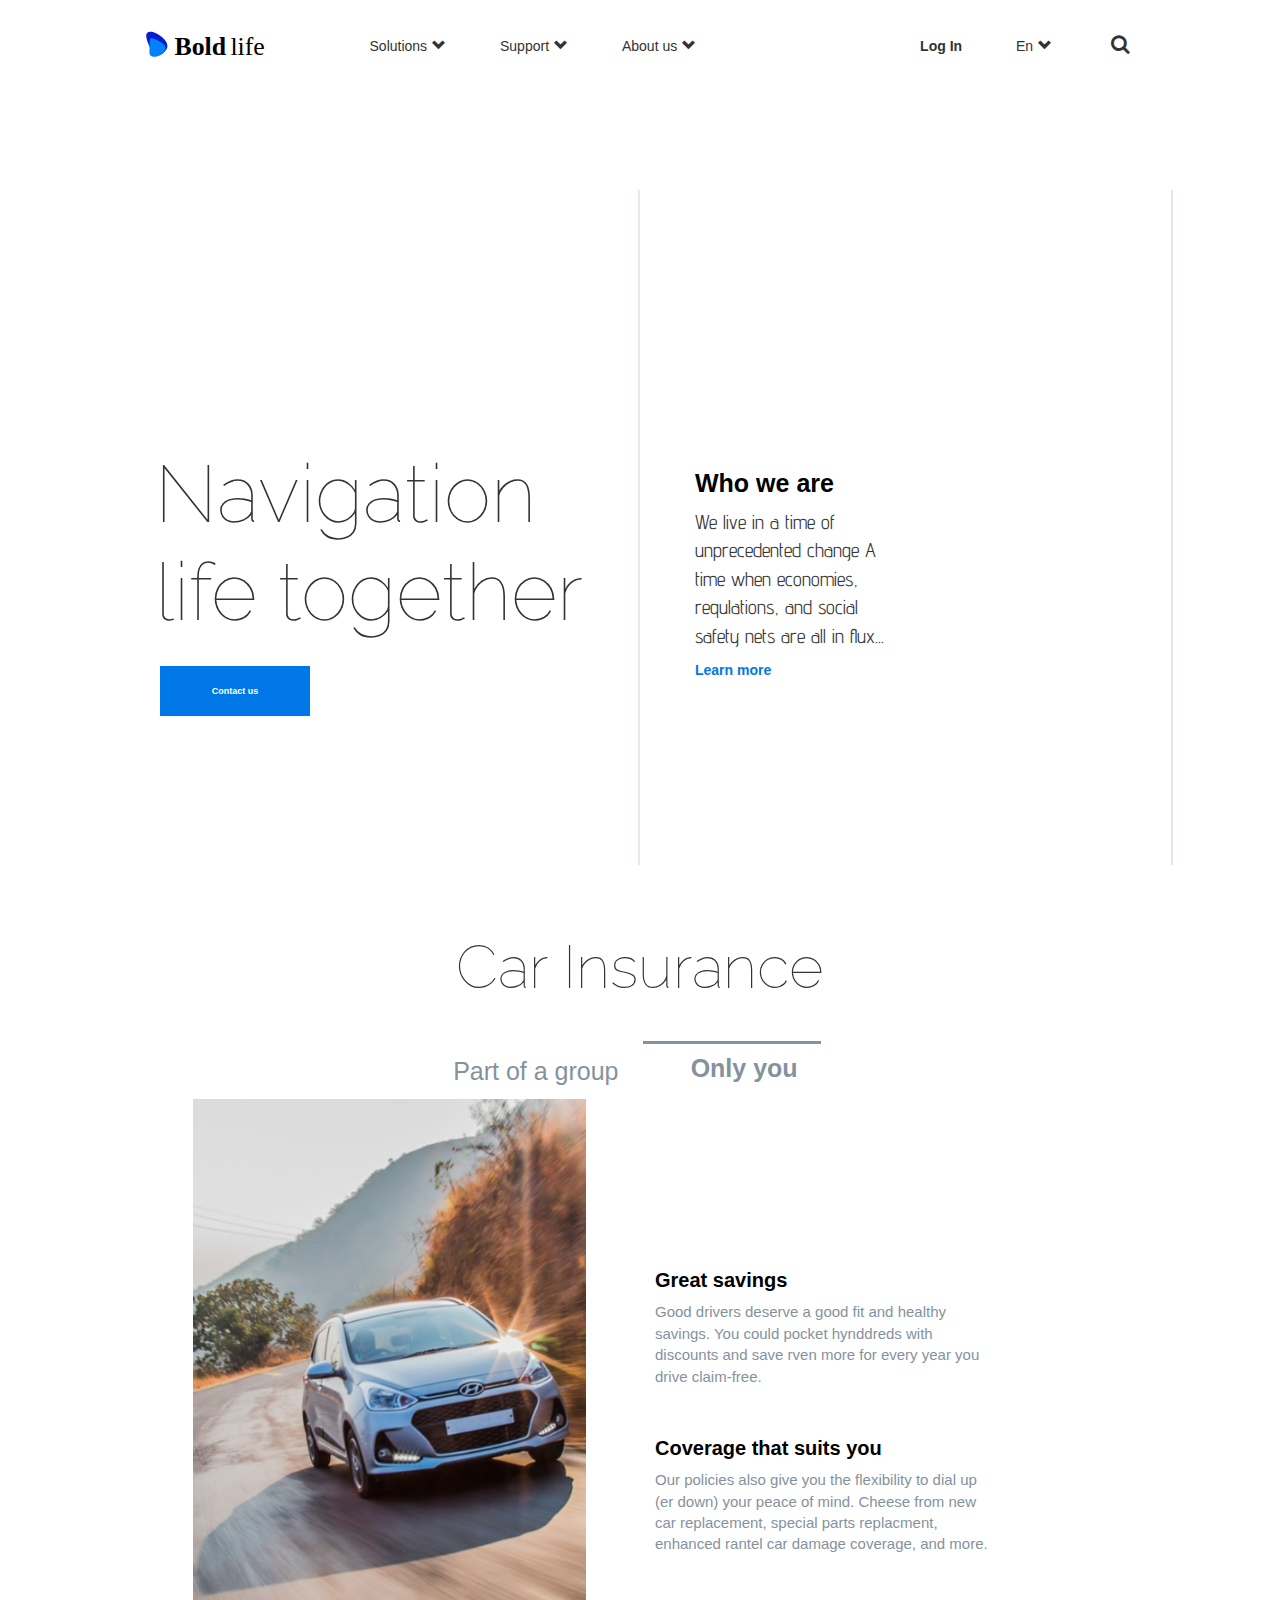
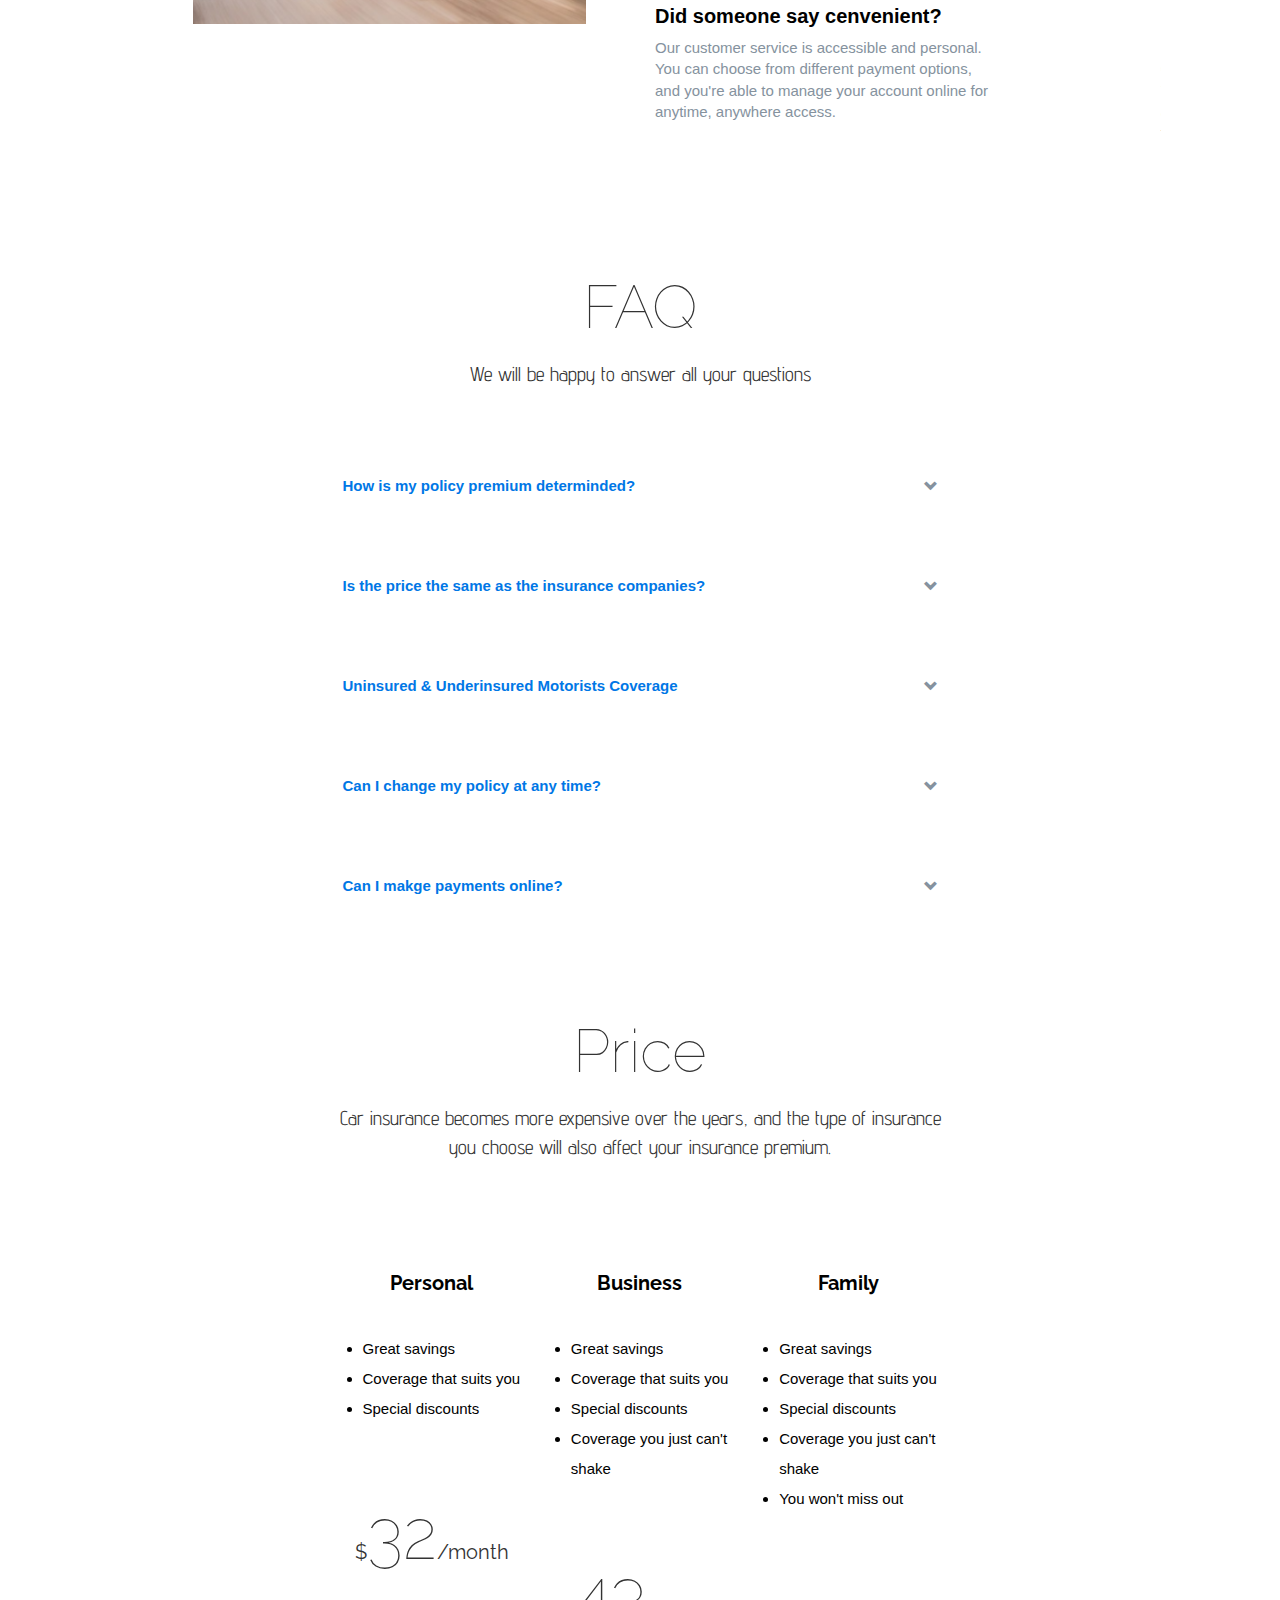
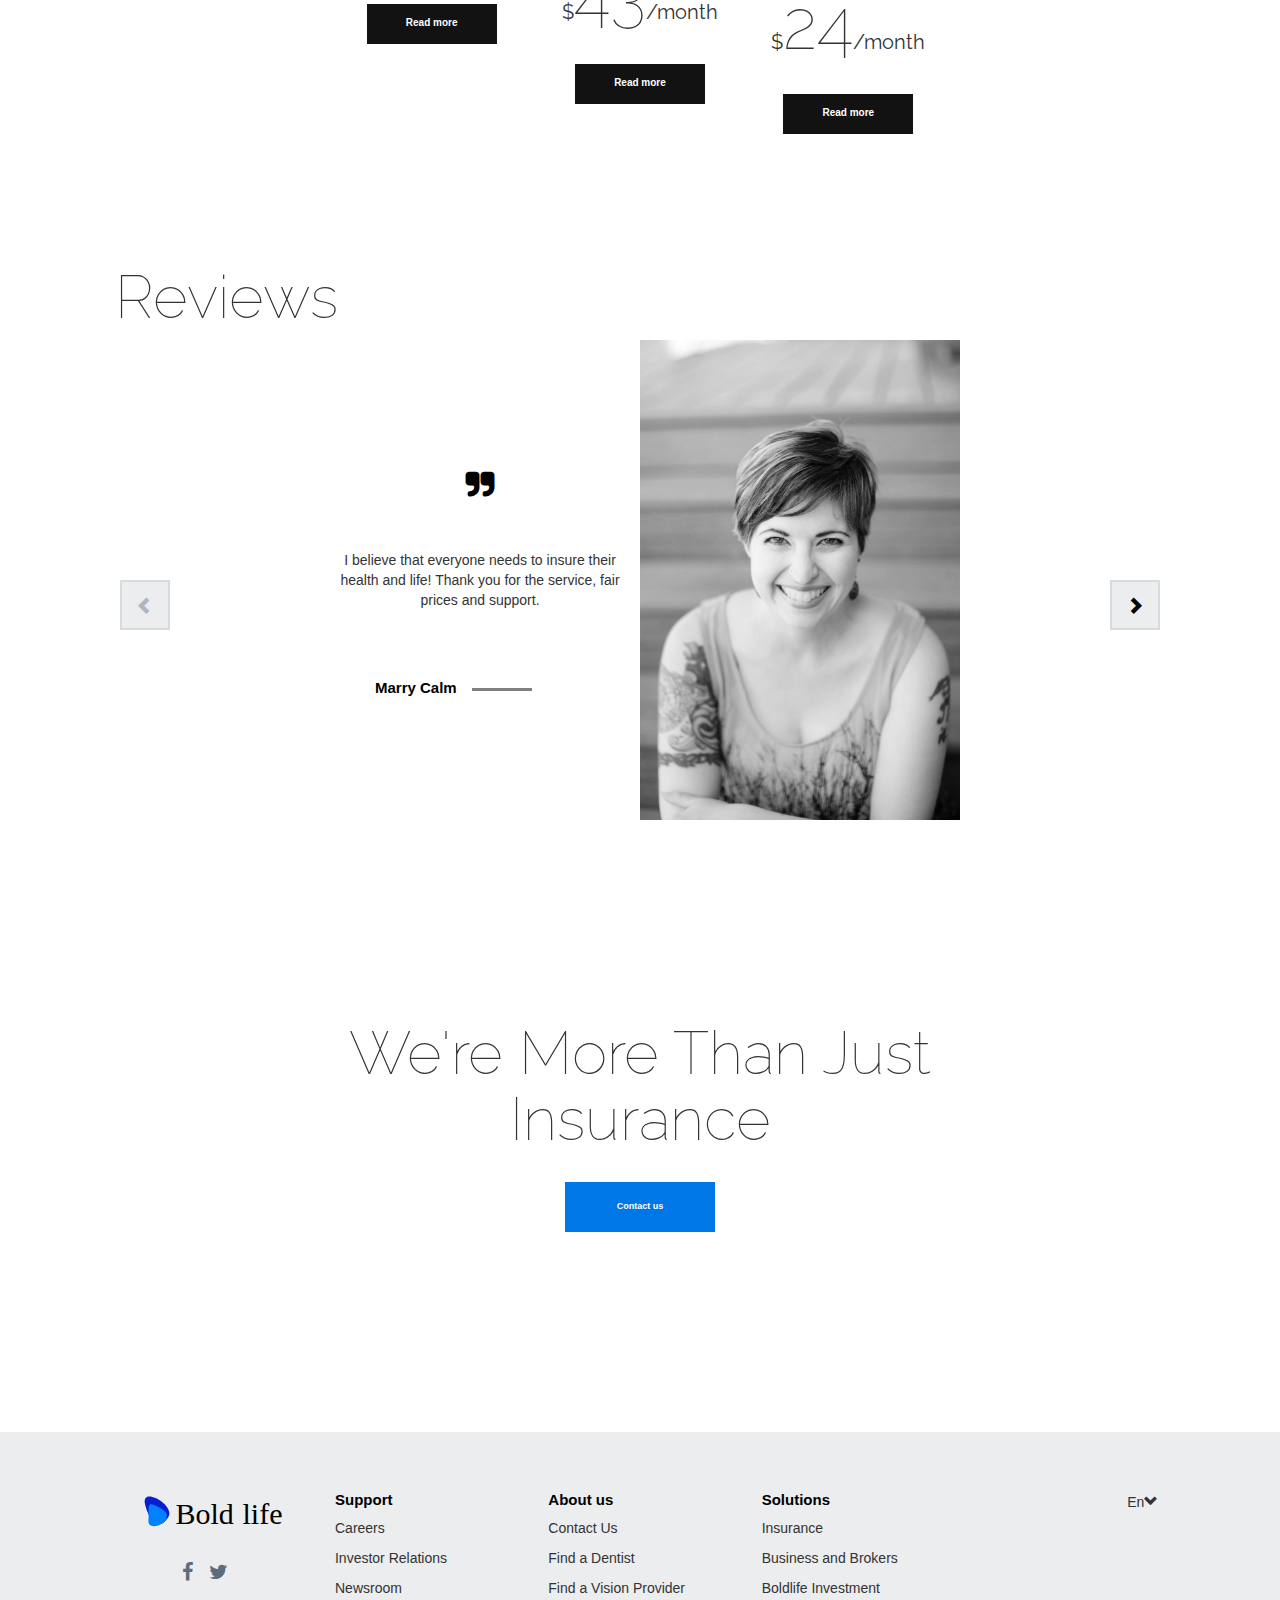
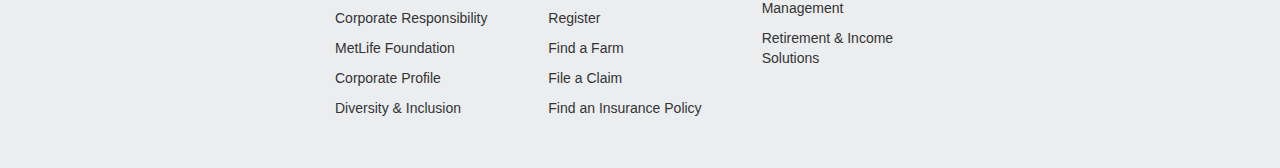
<file: index.html>
<!DOCTYPE html>
<head>
<link href="style.css" rel="stylesheet" type="text/css">
<link href="mobile.css" rel="stylesheet" type="text/css">
<link rel="stylesheet" href="bootstrap-4.3.1-dist/css/bootstrap.min.css"/>
<script src="https://code.jquery.com/jquery-3.1.0.min.js"></script>
<script src="bootstrap-4.3.1-dist/js/bootstrap.min.js"></script>
<script src="bootstrap-4.3.1-dist/js/bootstrap.bundle.js"></script>
<script src="bootstrap-4.3.1-dist/js/bootstrap.bundle.min.js"></script>
<!-- For Bootstrap Glyphicon -->
<link href="//netdna.bootstrapcdn.com/bootstrap/3.0.0/css/bootstrap.min.css" rel="stylesheet">
<!-- For Font Awesome -->
<link rel="stylesheet" href="/font-awesome-4.7.0/css/font-awesome.min.css">
<!-- Google fonts -->
<link href="https://fonts.googleapis.com/css?family=Raleway&display=swap" rel="stylesheet">
<link href="https://fonts.googleapis.com/css?family=Raleway:200&display=swap" rel="stylesheet">
<link href="https://fonts.googleapis.com/css?family=Exo&display=swap" rel="stylesheet">
<link href="https://fonts.googleapis.com/css?family=Advent+Pro&display=swap" rel="stylesheet">
<link href="https://fonts.googleapis.com/css?family=Oswald&display=swap" rel="stylesheet">
<script src="javascript.js"></script>
<title>Car Insurance Landing Page</title>
</head>
<!-- Navbar -->
<nav>
    <img src="imgs/Boldlife.svg" alt="company logo" />
    <ul class="visible-lg">
        <li class="nav-menu"><a>Solutions</a><i class="glyphicon glyphicon-chevron-down nav-arrow"></i></li>
        <li class="nav-menu"><a>Support</a><i class="glyphicon glyphicon-chevron-down nav-arrow"></i></li>
        <li class="nav-menu"><a>About us</a><i class="glyphicon glyphicon-chevron-down nav-arrow"></i></li>
        <li><a>Log In</a></li>
        <li class="nav-menu"><a>En</a><i class="glyphicon glyphicon-chevron-down nav-arrow"></i></li>
        <li class="nav-menu"><i class="fa fa-search" id="search-icon"></i></li>
    </ul>

    <!-- Mobile Nav btn -->
    <div class="mobile-nav-btn-cont visible-md visible-sm visible-xs">
        <div class="one"></div>
        <div class="two"></div>
        <div class="three"></div>
      </div>
</nav>
<!-- Collapse navbar menu -->
<div class="collapse-menu visible-lg">
    <div class="container-fluid menu-cont">
        <div class="row row-menu">
            <div class="col-lg-3 menu-sm-cont">
                <h1 class="menu-title">Life</h1>
                <p class="menu-p1">Term Life</p>
                <p class="menu-p2">Permanent Life</p>
                <p class="menu-p3">Boldlife Advantages</p>
                <p class="menu-p4">Work</p>
            </div>
            <div class="col-lg-3 menu-sm-cont"> 
                <h1 class="menu-title">Home</h1>
                <p class="menu-p1">Homeowners</p>
                <p class="menu-p2">Condo</p>
                <p class="menu-p3">Insurance for Landlords</p>
                <p class="menu-p4">Superior Claims Service</p>
            </div>
            <div class="col-lg-3 menu-sm-cont"> 
                <h1 class="menu-title">Auto</h1>
                <p class="menu-p1">Car</p>
                <p class="menu-p2">Boat</p>
                <p class="menu-p3">RV & Motorcycle</p>
            </div>
            <div class="col-lg-3 menu-sm-cont"> 
                <h1 class="menu-title">Accidents</h1>
                <p class="menu-p1">Accident</p>
                <p class="menu-p2">Critical Illness</p>
                <p class="menu-p3">Hospital Indent</p>
                <p class="menu-p4">Cancer</p>
            </div>
        </div>
    </div>
</div>
<!-- Mobile and medium screen collapse menu -->
<div class="mobile-collapse-menu visible-md visible-sm visible-xs">
    <h1>Life</h1>
                <div class="set-1">
                <p class="menu-p1">Term Life</p>
                <p class="menu-p2">Permanent Life</p>
                <p class="menu-p3">Boldlife Advantages</p>
                <p class="menu-p4">Work</p>
                </div>
    <h1>Home</h1>
                <div class="set-2">
                <p class="menu-p1">Homeowners</p>
                <p class="menu-p2">Condo</p>
                <p class="menu-p3">Insurance for Landlords</p>
                <p class="menu-p4">Superior Claims Service</p>
                </div>
    <h1>Auto</h1>
                <div class="set-3">
                <p class="menu-p1">Car</p>
                <p class="menu-p2">Boat</p>
                <p class="menu-p3">RV & Motorcycle</p>
                </div>
    <h1>Accidents</h1>
                <div class="set-4">
                <p class="menu-p1">Accident</p>
                <p class="menu-p2">Critical Illness</p>
                <p class="menu-p3">Hospital Indent</p>
                <p class="menu-p4">Cancer</p>
                </div>
</div>
<!-- First page -->
<div class="first-page-cont">
<div class="container-fluid">
    <div class="row first-page-row">
        <div class="col-lg-6 col-md-6 col-sm-12 first-page-left">
            <h1>Navigation</h1>
            <h2>life together</h2>
            <button><div class="btn-anime"></div>Contact us</button>
        </div>
        <div class="col-lg-5 col-md-6 col-sm-12 first-page-right">
            <h1>Who we are</h1>
            <p>We live in a time of unprecedented change A time when economies, requlations, and social safety nets are all in flux...</p>
            <a href="#">Learn more</a>
        </div>
    </div>
</div>
</div>
<!-- Second page -->
<div class="second-page-cont">
<div class="container-fluid">
    <div class="row second-page-row">
        <div class="col-lg-12 second-page-title-cont">
            <p class="second-page-title">Car Insurance</p>
        </div>
        <div class="col-lg-12 col-md-12 selections-cont">
            <div class="container-fluid">
            <div class="row selections-row">
            <div class="col-lg-2 col-lg-push-4 col-md-2 col-md-push-4 col-sm-2 col-sm-push-4 col-6 selection-1">
                <div class="pointer"></div>
                <p class="btn-1">Part of a group</p>
            </div>
            <div class="col-lg-2 col-lg-push-4 col-md-2 col-md-push-4 col-sm-2 col-sm-push-4 col-6 selection-2">
                <p class="btn-2">Only you</p>
            </div>  
        </div>
        <div class="row">
            <div class="col-lg-5 col-lg-push-1 col-md-12 col-sm-12 img-selections-cont">
                <div class="img-cont">
             <img src="./imgs/car.png" alt="selection image 1" />
             <img src="./imgs/car2.jpg" alt="selection image 2" />
            </div>
            </div>
            <div class="col-lg-5 col-lg-push-1 col-md-12 col-sm-12 p-selections-cont">
                <div class="p-selections-sub-cont">
                    <div class="p-selections-sub-cont-1">
             <div class="p-selections-1">
                 <h1>Great savings</h1>
                 <p>Good drivers deserve a good fit and healthy savings. You could pocket hynddreds with discounts and save rven more for every year you drive claim-free.</p>
             </div>
             <div class="p-selections-2">
                <h1>Coverage that suits you</h1>
                <p>Our policies also give you the flexibility to dial up (er down) your peace of mind. Cheese from new car replacement, special parts replacment, enhanced rantel car damage coverage, and more.</p>
             </div>
             <div class="p-selections-3">
                <h1>Did someone say cenvenient?</h1>
                <p>Our customer service is accessible and personal. You can choose from different payment options, and you're able to manage your account online for anytime, anywhere access.</p>
             </div>
            </div>

            <div class="p-selections-sub-cont-2">
                <div class="p-selections-1">
                    <h1>Great savings</h1>
                    <p>Good drivers deserve a good fit and healthy savings. You could pocket hynddreds with discounts and save rven more for every year you drive claim-free.</p>
                </div>
                <div class="p-selections-2">
                   <h1>Coverage that suits you</h1>
                   <p>Our policies also give you the flexibility to dial up (er down) your peace of mind. Cheese from new car replacement, special parts replacment, enhanced rantel car damage coverage, and more.</p>
                </div>
                <div class="p-selections-3">
                   <h1>Did someone say cenvenient?</h1>
                   <p>Our customer service is accessible and personal. You can choose from different payment options, and you're able to manage your account online for anytime, anywhere access.</p>
                </div>
               </div>

            </div>
            </div>
        </div>
        </div>
    </div>
    </div>
</div>
</div>
<!-- Third page -->
<div class="third-page-cont">
<div class="container-fluid">
    <div class="row third-page-row">
        <div class="col-lg-12 third-page-title-cont">
        <h1>FAQ</h1>
        <p>We will be happy to answer all your questions</p>
    </div>
    <div class="col-lg-12">
    <div data-toggle="collapse" data-target="#collapsed-menu-1" class="col-lg-6 col-lg-push-3 col-md-6 col-md-push-3 col-sm-8 col-sm-push-3 dropdown-cont">
        <h4>How is my policy premium determinded?</h4>
        <i class="glyphicon glyphicon-chevron-down dropdown-i"></i></br>
        <p id="collapsed-menu-1" class="collapse">Ininsured motorists coverage pays the cost of damages and injuries resulting from being hit by an ininsured or hit and run driver. It also provides coverage if an inisured driver strikes you or family members as perestrians.</p>
    </div>
</div>
<div class="col-lg-12">
    <div data-toggle="collapse" data-target="#collapsed-menu-2" class="col-lg-6 col-lg-push-3 col-md-6 col-md-push-3 col-sm-8 col-sm-push-3 dropdown-cont">
        <h4>Is the price the same as the insurance companies?</h4>
        <i class="glyphicon glyphicon-chevron-down dropdown-i"></i></br>
        <p id="collapsed-menu-2" class="collapse">Ininsured motorists coverage pays the cost of damages and injuries resulting from being hit by an ininsured or hit and run driver. It also provides coverage if an inisured driver strikes you or family members as perestrians.</p>
    </div>
</div>
<div class="col-lg-12">
    <div data-toggle="collapse" data-target="#collapsed-menu-3" class="col-lg-6 col-lg-push-3 col-md-6 col-md-push-3 col-sm-8 col-sm-push-3 dropdown-cont">
        <h4>Uninsured & Underinsured Motorists Coverage</h4>
        <i class="glyphicon glyphicon-chevron-down dropdown-i"></i></br>
        <p id="collapsed-menu-3" class="collapse">Ininsured motorists coverage pays the cost of damages and injuries resulting from being hit by an ininsured or hit and run driver. It also provides coverage if an inisured driver strikes you or family members as perestrians.</p>
    </div>
</div>
<div class="col-lg-12">
    <div data-toggle="collapse" data-target="#collapsed-menu-4" class="col-lg-6 col-lg-push-3 col-md-6 col-md-push-3 col-sm-8 col-sm-push-3 dropdown-cont">
        <h4>Can I change my policy at any time?</h4>
        <i class="glyphicon glyphicon-chevron-down dropdown-i"></i></br>
        <p id="collapsed-menu-4" class="collapse">Ininsured motorists coverage pays the cost of damages and injuries resulting from being hit by an ininsured or hit and run driver. It also provides coverage if an inisured driver strikes you or family members as perestrians.</p>
    </div>
</div>
<div class="col-lg-12">
    <div data-toggle="collapse" data-target="#collapsed-menu-5" class="col-lg-6 col-lg-push-3 col-md-6 col-md-push-3 col-sm-8 col-sm-push-3 dropdown-cont">
        <h4>Can I makge payments online?</h4>
        <i class="glyphicon glyphicon-chevron-down dropdown-i"></i></br>
        <p id="collapsed-menu-5" class="collapse">Ininsured motorists coverage pays the cost of damages and injuries resulting from being hit by an ininsured or hit and run driver. It also provides coverage if an inisured driver strikes you or family members as perestrians.</p>
    </div>
</div>
    </div>
</div>
</div>
<!-- Fourth page -->
<div class="fourth-page-cont">
    <div class="container-fluid">
        <div class="row fourth-page-row">
            <div class="col-lg-12 fourth-page-title-cont">
                <h1>Price</h1>
                <p>Car insurance becomes more expensive over the years, and the type of insurance you choose will also affect your insurance premium.</p>
            </div>
                <div class="col-lg-12 col-md-12 col-sm-12 col-12 price-options-cont">
                <div class="col-lg-2 col-lg-push-3 col-md-4 col-md-push-3 col-sm-4 col-xs-12">
                    <h1 class="price-options-h1">Personal</h1>
                    <ul class="price-options-ul">
                        <li>Great savings</li>
                        <li>Coverage that suits you</li>
                        <li>Special discounts</li>
                    </ul>
                    <p class="price-options-p">$<span>32</span>/month</p>
                    <button class="price-options-btn">Read more</button>
                </div>
                <div class="col-lg-2 col-lg-push-3 col-md-4 col-md-push-3 col-sm-4 col-xs-12">
                    <h1 class="price-options-h1">Business</h1>
                    <ul class="price-options-ul">
                        <li>Great savings</li>
                        <li>Coverage that suits you</li>
                        <li>Special discounts</li>
                        <li>Coverage you just can't shake</li>
                    </ul>
                    <p class="price-options-p">$<span>43</span>/month</p>
                    <button class="price-options-btn">Read more</button>
                </div>
                <div class="col-lg-2 col-lg-push-3 col-md-4 col-md-push-3 col-sm-4 col-xs-12">
                    <h1 class="price-options-h1">Family</h1>
                    <ul class="price-options-ul">
                        <li>Great savings</li>
                        <li>Coverage that suits you</li>
                        <li>Special discounts</li>
                        <li>Coverage you just can't shake</li>
                        <li>You won't miss out</li>
                    </ul>
                    <p class="price-options-p">$<span>24</span>/month</p>
                    <button class="price-options-btn">Read more</button>
                </div>
            </div>
        
        </div>
    </div>
</div>
<!-- Fifth page -->
<div class="fifth-page-cont">
    <div class="container-fluid">
        <div class="row fifth-page-row">
            <div class="col-lg-12 fifth-page-title-cont">
                <h1>Reviews</h1>
            </div>
            <div class="col-lg-6 reviews-cont">
                <div class="row reviews-cont-row">
                    <div class="col-lg-6 reviews-text-cont">
                        <div class="reviews-text-cont-sub">
                            <div class="reviews-text-cont-sub-1">
                                <i class="fa fa-quote-right"></i>
                      <p>I like that the company is ready to make a flexible package for everyone, it's convenient for work and for family.</p>
                      <p>Thank you for controlling everything, the cost for services is transparent.</p>
                      <div class="h1-line-cont">
                      <h1>William Boskou</h1>
                      <div class="line"></div>
                    </div>
                    </div>
                    <div class="reviews-text-cont-sub-2">
                        <i class="fa fa-quote-right"></i>
                        <p>I believe that everyone needs to insure their health and life! Thank you for the service, fair prices and support.</p>
                        
                        <div class="h1-line-cont">
                            <h1>Marry Calm</h1>
                            <div class="line"></div>
                          </div>
                      </div>
                    </div>
                    </div>
                    <div class="col-lg-6 reviews-img-cont">
                        <div class="reviews-img-cont-sub">
                            <div>
                               <img src="./imgs/review1.jpg" alt="review 1" />
                            </div>
                            <div>
                              <img src="./imgs/review2.jpg" alt="review 2" />
                            </div>
                        </div>
                    </div>
                </div>
                <div class="left-arrow-cont"><i class="glyphicon glyphicon-chevron-left left-arrow-i"></i></div>
    <div class="right-arrow-cont"><i class="glyphicon glyphicon-chevron-right right-arrow-i"></i></div>
            </div>
        </div>
        
    </div>
</div>
<!-- Sixth page -->
<div class="sixth-page-cont">
    <div class="container-fluid">
        <div class="row sixth-page-cont-row">
            <div class="col-lg-12 h1-btn-cont">
                <h1>We're More Than Just Insurance</h1>
                <button>Contact us</button>
            </div>
        </div>
    </div>
</div>
<!-- Footer -->
<div class="footer-cont">
    <div class="row footer-cont-row">
        <div class="col-lg-12 col-md-12">
            <div class="col-lg-2 col-lg-push-1 col-md-2 col-md-push-1 col-sm-6 col-sm-push-1 col-xs-11 logo-smedia-cont">
             <img src="./imgs/Boldlife footer.svg" alt=" company logo" /><br />
             <i class="fa fa-facebook fb"></i>
             <i class="fa fa-twitter tw"></i>
            </div>
            <div class="col-lg-2 col-lg-push-1 col-md-2 col-md-push-1 col-sm-4 col-sm-push-1 col-xs-6 support-cont">
              <h1>Support</h1>
              <p>Careers</p>
              <p>Investor Relations</p>
              <p>Newsroom</p>
              <p>Corporate Responsibility</p>
              <p>MetLife Foundation</p>
              <p>Corporate Profile</p>
              <p>Diversity & Inclusion</p>
            </div>
            <div class="col-lg-2 col-lg-push-1 col-md-2 col-md-push-1 col-sm-6 col-sm-push-1 col-xs-6 aboutus-cont">
               <h1>About us</h1>
               <p>Contact Us</p>
               <p>Find a Dentist</p>
               <p>Find a Vision Provider</p>
               <p>Register</p>
               <p>Find a Farm</p>
               <p>File a Claim</p>
               <p>Find an Insurance Policy</p>
            </div>
            <div class="col-lg-2 col-lg-push-1 col-md-2 col-md-push-1 col-sm-6 col-sm-push-1 col-xs-6 solutions">
              <h1>Solutions</h1>
              <p>Insurance</p>
              <p>Business and Brokers</p>
              <p>Boldlife Investment Management</p>
              <p>Retirement & Income Solutions</p>
            </div>
            <div class="col-lg-2 col-lg-push-1 col-md-2 col-md-push-1 col-sm-12 col-sm-push-1 col-xs-3 en-cont">
                <p>En<i class="glyphicon glyphicon-chevron-down"></i></p>
            </div>
        </div>
    </div>
</div>
</html>
</file>
<file: style.css>
body{
    margin: 0;
    height: 100vh;
    overflow-x: hidden;
}

nav{
    position: relative;
    background: white;
    height: 10vh;
    z-index: 4;
}

nav img{
    position: relative;
    width: 130px;
    float: left;
    top: 50%;
    transform: translateY(-50%);
    margin-left: 140px;
}

nav ul{
    position: relative;
    float: right;
    margin: 0;
    top: 50%;
    transform: translateY(-50%);
    margin-right: 140px;
    padding-left: 0;
}

nav ul li{
    display: inline;
    margin-right: 10px;
    background: white;
    cursor: pointer;
}

nav ul li:nth-child(1), nav ul li:nth-child(2){
    margin-right: 50px;
}

nav ul li:nth-child(3){
    margin-right: 220px;
}


nav ul li:nth-child(4) , nav ul li:nth-child(5){
    margin-right: 50px;
}

nav ul li:nth-child(4){
    font-weight: bold;
}

nav ul li i{
    margin-left: 5px;
}

nav ul li i:nth-child(5){

}

nav ul li a{
    margin-top: 10px;
}

#search-icon{
    font-size: 20px;
}

.collapse-menu{
    position: fixed;
    top: -100%;
    transition: 0.4s ease-in-out;
    width: 100%;
    z-index: 2;
}

.collapse-menu h1{
position: relative;
font-family: 'Advent Pro', sans-serif;
width: 50%;
left: 50%;
transform: translateX(-50%);
font-size: 60px;
color: grey;
margin-top: 20px; /* with animation should be 20px */
opacity: 0;
}

.row-menu{
    background: white;
    height: 100vh;
}

.menu-sm-cont{
    position: relative;
    margin-top: 300px;
}

.collapse-menu p{
 position: relative;
 font-family: 'Advent Pro', sans-serif;
 width: 50%;
 left: 50%;
 transform: translateX(-50%);
 font-size: 20px;
 color: grey;
 margin-top: 10px;
 opacity: 0;
}

.first-page-cont{
    width: 100%;
    height: auto;
    margin-top: 100px;
}

.first-page-row{
    height: auto;
}

.first-page-left, .first-page-right{
    height: auto;
}
/* Testing only for mobile phones */
.first-page-left{

}
.first-page-right{

}
/* Testing only for mobile phones */

.first-page-left h1{
    position: relative;
    font-family: 'Raleway', sans-serif;
    font-weight: lighter;
    font-size: 80px;
    width: 70%;
    left: 140px;
    margin-top: 260px;
    
}

.first-page-left h2{
    position: relative;
    font-family: 'Raleway', sans-serif;
    font-weight: lighter;
    font-size: 80px;
    left: 140px;
    margin-top: 0;
}

.first-page-left button{
    position: relative;
    width: 150px;
    height: 50px;
    background: rgb(0, 119, 230);
    color: white;
    font-weight: bolder;
    font-family: arial;
    font-size: xx-small;
    border: none;
    left: 145px;
    margin-top: 20px;
    
}

.first-page-left button div{
    position: absolute;
    width: 0;
    height: 5px;
    background: lightgreen;
    left: 0;
    bottom: 0;
    background: rgb(0, 87, 168);
    transition: 0.3s ease-in-out;
}

.first-page-left button:hover .btn-anime{
    width: 100%;
    transition: 0.3s ease-in-out;
}

.first-page-right, .first-page-left{
    height: 75vh;
    border-right: 2px solid #E5E8E8;
}

.first-page-right h1{
    position: relative;
    margin-top: 280px;
    font-weight: bold;
    width: 60%;
    margin-left: 40px;
    font-size: 25px;
    color: black;
}

.first-page-right p{
    position: relative;
    font-family: 'Advent Pro', sans-serif;
    font-size: 20px;
    width: 40%;
    margin-left: 40px;
}

.first-page-right a{
    position: relative;
    margin-left: 40px;
    color: rgb(0, 119, 230);
    font-weight: bold;
}

.first-page-right a:hover{
    text-decoration: none;
}

.second-page-cont{
    margin-top: 60px;
}

.second-page-title{
    font-family: 'Raleway', sans-serif;
    font-weight: lighter;
    text-align: center;
    font-size: 60px;
    margin-bottom: 30px;
}

.pointer{
 position: relative;
 width: 100%;
 height: 3px;
 background: #85929E;
 left: 110%; /* when it moves should change its value to 0% */
 z-index: 2;
 transition: 0.5s ease-in-out;
}

.img-selections-cont{
    position: relative;
    margin: 0;
    padding: 0;
    overflow: hidden;
}
.row{
    margin: 0;
    padding: 0;
}

.selections-cont p{
    font-family: arial;
    font-size: 25px;
    text-align: center;
    margin-top: 10px;
    color: #85929E;
    cursor: pointer;
}

.selections-cont p:nth-child(1){
    font-weight: bold;
}

.img-cont{
    position: relative;
    width: 200%;
    height: auto;
    background: white;
    margin: 0;
    padding: 0;
    left: 0%; /* On click should change to -100% value */
    transition: 0.5s ease-in-out;
}

.img-cont img:nth-child(1){
    margin-right: 6%;
    margin-left: 6%;
}

.img-selections-cont img{
    width: 40%;
    margin: 0;
    padding: 0;
}

.p-selections-sub-cont-1{
    position: relative;
    width: 50%;
    height: 100%;
    float: left;
    margin-right: 15px;
    transition: 0.5s ease-in-out;

}

.p-selections-cont h1{
    position: relative;
    font-size: 20px;
    font-weight: bold;
    color: black;
    margin-top: 50px;
}

.p-selections-1{
    position: relative;
    margin-top: 170px;
}

.p-selections-cont{
    position: relative;
    margin: 0;
    padding: 0;
    overflow: hidden;
    height: auto;
}

.p-selections-sub-cont{
    position: relative;
    left: 0;
    width: 200%;
    height: 100%;
    transition: 0.5s ease-in-out;
}

.p-selections-cont p{
    font-size: 15px;
    width: 70%;
    text-align: left;
    cursor: text;
}

.p-selections-sub-cont-2{
    position: relative;
    width: 48%;
    height: 100%;
    float: left;
    transition: 0.5s ease-in-out;
}

.third-page-title-cont{
    margin-top: 100px;
}

.third-page-title-cont h1{
    font-family: 'Raleway', sans-serif;
    font-weight: lighter;
    text-align: center;
    font-size: 60px;
}

.third-page-title-cont p{
    text-align: center;
    font-family: 'Advent Pro', sans-serif;
    font-size: 20px;
    margin-top: 20px;
}

.dropdown-cont{
    margin-top: 80px;
    cursor: pointer;
}

.dropdown-cont h4{
    float: left;
    font-size: 15px;
    font-weight: bold;
    color: rgb(0, 119, 230);
    margin: 0;
}

.dropdown-cont i{
    float: right;
    color: #85929E;
    transition: 0.5s ease-in-out;
}

.dropdown-cont p{
    margin-top: 50px;
    width: 80%;
}

.fourth-page-title-cont{
    margin-top: 100px;
}

.fourth-page-title-cont h1{
    font-family: 'Raleway', sans-serif;
    font-weight: lighter;
    text-align: center;
    font-size: 60px;
}

.fourth-page-title-cont p{
    position: relative;
    text-align: center;
    font-family: 'Advent Pro', sans-serif;
    font-size: 20px;
    width: 50%;
    left: 50%;
    transform: translateX(-50%);
    margin-top: 20px;
}

.price-options-cont{
    margin-top: 60px;
}

.price-options-cont h1{
    font-family: 'Raleway', sans-serif;
    font-weight: bold;
    text-align: center;
    font-size: 20px;
    color: black;
    margin-top: 40px;
    transition: 0.3s ease-out;
}

.price-options-cont ul{
    font-size: 15px;
    margin-top: 40px;
    color: black;
    line-height: 2em;
    padding-left: 20px;
    padding-right: 0;
    transition: 0.3s ease-out;
}

.price-options-cont p{
    margin-top: 60px;
    text-align: center;
    font-size: 20px;
    font-family: 'Raleway', sans-serif;
    transition: 0.3s ease-out;
}

.price-options-cont span{
    font-size: 70px;
    font-family: 'Raleway', sans-serif;
    font-weight: lighter;
}

.price-options-cont button{
    /* Black Color #17202A; */
    position: relative;
    border: none;
    background: #121212;
    color: white;
    width: 130px;
    height: 40px;
    left: 50%;
    transform: translateX(-50%);
    margin-top: 10px;
    margin-bottom: 10px;
    font-size: 10px;
    font-weight: bold;
    transition: 0.3s ease-out;
}

.price-options-cont div:nth-child(1):hover{
    background: #121212;
    transition: 0.3s ease-in;
}

.price-options-cont div:nth-child(2):hover{
    background: #121212;
    transition: 0.3s ease-in;
}

.price-options-cont div:nth-child(3):hover{
    background: #121212;
    transition: 0.3s ease-in;
}

.price-options-cont div:nth-child(1):hover .price-options-h1{
    transition: 0.3s ease-in;
color: white;
}

.price-options-cont div:nth-child(2):hover .price-options-h1{
    transition: 0.3s ease-in;
color: white;
}

.price-options-cont div:nth-child(3):hover .price-options-h1{
    transition: 0.3s ease-in;
color: white;
}

.price-options-cont div:nth-child(1):hover .price-options-ul{
    transition: 0.3s ease-in;
color: white;
}

.price-options-cont div:nth-child(2):hover .price-options-ul{
    transition: 0.3s ease-in;
color: white;
}

.price-options-cont div:nth-child(3):hover .price-options-ul{
    transition: 0.3s ease-in;
color: white;
}

.price-options-cont div:nth-child(1):hover .price-options-p{
    transition: 0.3s ease-in;
color: white;
}

.price-options-cont div:nth-child(2):hover .price-options-p{
    transition: 0.3s ease-in;
color: white;
}

.price-options-cont div:nth-child(3):hover .price-options-p{
    transition: 0.3s ease-in;
color: white;
}

.price-options-cont div:nth-child(1):hover .price-options-btn{
    transition: 0.3s ease-in;
color: black;
background: white;
}

.price-options-cont div:nth-child(2):hover .price-options-btn{
    transition: 0.3s ease-in;
color: black;
background: white;
}

.price-options-cont div:nth-child(3):hover .price-options-btn{
    transition: 0.3s ease-in;
color: black;
background: white;
}

.fifth-page-title-cont{
    margin-top: 100px;
}

.fifth-page-title-cont h1{
    font-family: 'Raleway', sans-serif;
    font-weight: lighter;
    text-align: left;
    font-size: 60px;
    padding-left: 100px;
}

.reviews-cont{
    position: relative;
    left: 50%;
    transform: translateX(-50%);
    
}

.reviews-text-cont{
    overflow: hidden;
    padding: 0 !important;
}

.reviews-text-cont-sub{
    position: relative;
    background: black;
    width: 200%;
    left: -100%;
    transition: 0.5s ease-in;
    margin-top: 100px;
}

.reviews-text-cont-sub-1{
    width: 50%;
    float: left;
}

.reviews-text-cont-sub-1 i, .reviews-text-cont-sub-2 i{
    position: relative;
    left: 50%;
    transform: translateX(-50%);
    font-size: 30px;
    font-weight: bolder;
    color: black;
    margin-top: 30px;
    margin-bottom: 20px;
}

.reviews-text-cont-sub-1 p, .reviews-text-cont-sub-2 p{
    position: relative;
    margin-top: 30px;
    text-align: center;
    font-family: arial;
    width: 90%;
    left: 50%;
    transform: translateX(-50%);
    font-size: 14px;
}

.h1-line-cont{
position: relative;
width: 210px;
height: 50px;
left: 50%;
transform: translateX(-50%);
margin-top: 50px;
}

.h1-line-cont h1{
    font-size: 15px;
    font-weight: bold;
    color: black;
    float: left;
}

.h1-line-cont div{
    width: 60px;
    height: 3px;
    background: grey;
   float: left;
   margin-top: 28px;
   margin-left: 15px;
}
/* Will be moved in the future to sub-1 together */
.reviews-text-cont-sub-2{
    width: 50%;
    float: left;
}

.reviews-img-cont{
    padding: 0 !important;
    overflow: hidden;
}

.reviews-img-cont-sub{
    position: relative;
    width: 200%;
    padding: 0 !important;
    left: -100%;
    transition: 0.5s ease-in;
}

.reviews-img-cont-sub img{
    width: 50%;
    float: left;
}

.left-arrow-cont{
    position: absolute !important;
    left: -200px !important;
    top: 50% !important;
    width: 50px;
    height: 50px;
    background: #EBEDEF;
    border: 2px solid #D6DBDF;
}

.left-arrow-cont i{
    position: relative;
    font-size: 18px;
    left: 50%;
    top: 50%;
    transform: translate(-50%, -50%);
    color: #AEB6BF;
}

.right-arrow-cont{
    position: absolute !important;
    right: -200px !important;
    top: 50% !important;
    width: 50px;
    height: 50px;
    background: #EBEDEF;
    border: 2px solid #D6DBDF;
}

.right-arrow-cont i{
    position: relative;
    font-size: 18px;
    left: 50%;
    top: 50%;
    transform: translate(-50%, -50%);
    color: black;
}

.h1-btn-cont{
    margin-top: 150px;
    padding-bottom: 50px;
    padding-top: 30px;
    margin-bottom: 150px;
}

.h1-btn-cont h1{
    position: relative;
    font-family: 'Raleway', sans-serif;
    font-weight: lighter;
    text-align: center;
    font-size: 60px;
    width: 50%;
    left: 50%;
    transform: translateX(-50%);
}

.h1-btn-cont button{
    position: relative;
    width: 150px;
    height: 50px;
    background: rgb(0, 119, 230);
    color: white;
    font-weight: bolder;
    font-family: arial;
    font-size: xx-small;
    border: none;
    left: 50%;
    transform: translateX(-50%);
    margin-top: 20px;
}

.footer-cont{
    background: #EBEDEF;
    padding-bottom: 40px;
}

.logo-smedia-cont{

}

.logo-smedia-cont img{
position: relative;
left: 50%;
transform: translateX(-50%);
margin-top: 60px;
}

.logo-smedia-cont i{
    font-size: 20px;
    color: #5D6D7E;
    margin-left: 12px;
    margin-top: 30px;
}

.fb{
    margin-left: 60px !important;
}

.support-cont h1{
    margin-top: 60px;
    font-size: 15px;
    font-weight: bold;
    font-family: arial;
    color: black;
}

.aboutus-cont h1{
    margin-top: 60px;
    font-size: 15px;
    font-weight: bold;
    font-family: arial;
    color: black;
}

.solutions h1{
    margin-top: 60px;
    font-size: 15px;
    font-weight: bold;
    font-family: arial;
    color: black;
}

.en-cont p{
    margin-top: 60px;
    text-align: right;
}

/* Medium Screen Size MD*/

@media screen and (min-width: 992px) and (max-width: 1199px) {
    .first-page-left h1{
        left: 50px;
        margin-top: 150px;
    }

    .first-page-left h2{
        left: 50px;
    }

    .first-page-left button{
        left: 55px;
    }

    .first-page-right h1{
        margin-top: 180px;
    }

    .first-page-right p{
        width: 60%;
    }

    .selections-cont p{
        font-size: 20px;
    }

    .p-selections-cont p{
        width: 100%;
        font-size: 15px;
    }

    .price-options-cont{
    }

    body{
      /*  background: lightpink !important;*/
    }
}
/* Small Screen Size SM*/
@media screen and (min-width: 768px) and (max-width: 991px) {
    .first-page-left h1{
        left: 30px;
        font-size: 70px;
        margin-top: 150px;
    }

    .first-page-left h2{
        left: 30px;
        font-size: 70px;
    }

    .first-page-left button{
        left: 35px;
        width: 130px;
        height: 40px;
    }

    .first-page-right h1{
        margin-top: 180px;
    }

    .first-page-right p{
        width: 100%;
    }

    .h1-btn-cont h1{
        width: 70%;
    }
}
/* Extra Small for Mobile Screen XS */
@media screen and (min-width: 0px) and (max-width: 767px) {
    nav img{
        margin-left: 50px;
    }

    .first-page-left button div{
        position: absolute;
        width: 0;
        height: 5px;
        background: lightgreen;
        left: 0;
        bottom: 0;
        background: rgb(0, 87, 168);
        transition: 0.3s ease-in-out;
    }
    
    .first-page-left{
       height: 60vh;
    }

    .first-page-left h1{
        left: 50%;
        transform: translateX(-50%);
        font-size: 70px;
        margin-top: 100px;
        text-align: center;
    }

    .first-page-left h2{
        left: 30px;
        font-size: 70px;
        left: 50%;
        transform: translateX(-50%);
        text-align: center;
    }

    .first-page-left button{
        left: 35px;
        width: 130px;
        height: 40px;
        left: 50%;
        transform: translateX(-50%);
    }

    .first-page-right{
        height: 50vh;
    }

    .first-page-right h1{
        margin-top: 180px;
        margin-left: 80px;
        margin-top: 100px;
    }

    .first-page-right p{
        width: 60%;
        margin-left: 80px;
    }

    .first-page-right a{
        margin-left: 80px;
    }

    .img-cont{
        margin-top: 30px;
    }

    .second-page-title{
 
    }

    .p-selections-sub-cont{
        margin-top: -80px;
    }

    .reviews-text-cont-sub-1 i, .reviews-text-cont-sub-2 i{
        margin-top: 0;
    }

    .h1-btn-cont h1{
        width: 100%;
    }
}
</file>
<file: mobile.css>
.mobile-nav-btn-cont{
   position: absolute;
    width: 70px;
    height: 60px;
    right: 10%;
    top: 50%;
    transform: translate(-50%, -50%);
  }
  .one{
   position: absolute;
   top: 0;
   width: 100%;
   height: 14px;
   background: black;
   border-radius: 25px;
   transition: 0.5s ease-in-out;
  }
    .two{
    position: absolute;
    width: 100%;
    height: 14px;
    top: 50%;
    background: black;
    transform: translateY(-50%);
    border-radius: 25px;
      transition: 0.5s ease-in-out;
  }
    .three{
    position: absolute;
    width: 100%;
    height: 14px;
    top: 100%;
    background: black;
    transform: translateY(-100%);
    border-radius: 25px;
    transition: 0.5s ease-in-out;
  }
  /* Navbar mobile and medium collapse menu */
  .mobile-collapse-menu{
    position: fixed;
    width: 100%;
    height: 100%;
    background: white;
    z-index: 3;
    left: 100%;
   transition: 0.5s ease-in-out;
  }

  .mobile-collapse-menu h1{
    position: relative;
    font-family: 'Advent Pro', sans-serif;
    width: 100%;
    font-size: 60px;
    color: grey;
    margin-top: 20px; /* with animation should be 20px */
    text-align: center;
    cursor: pointer;
    left: -100px; /* with animation should be 0px */
    opacity: 0; /* with animation should be 1 */
    transition: 0.5s ease-in-out;
  }

  .mobile-collapse-menu h1:nth-child(1){
    margin-top: 150px;
  }

  .mobile-collapse-menu p{
    position: relative;
    font-family: 'Advent Pro', sans-serif;
    width: 50%;
    left: 50%;
    transform: translateX(-50%);
    font-size: 20px;
    color: grey;
    margin-top: 10px;
    text-align: center;
  }

  .mobile-collapse-menu div{
    position: relative;
    height: 0px;
    overflow: hidden;
    transition: 0.5s ease-in-out;
  }

  .mobile-collapse-menu div p{
    opacity: 0;
  }
</file>
